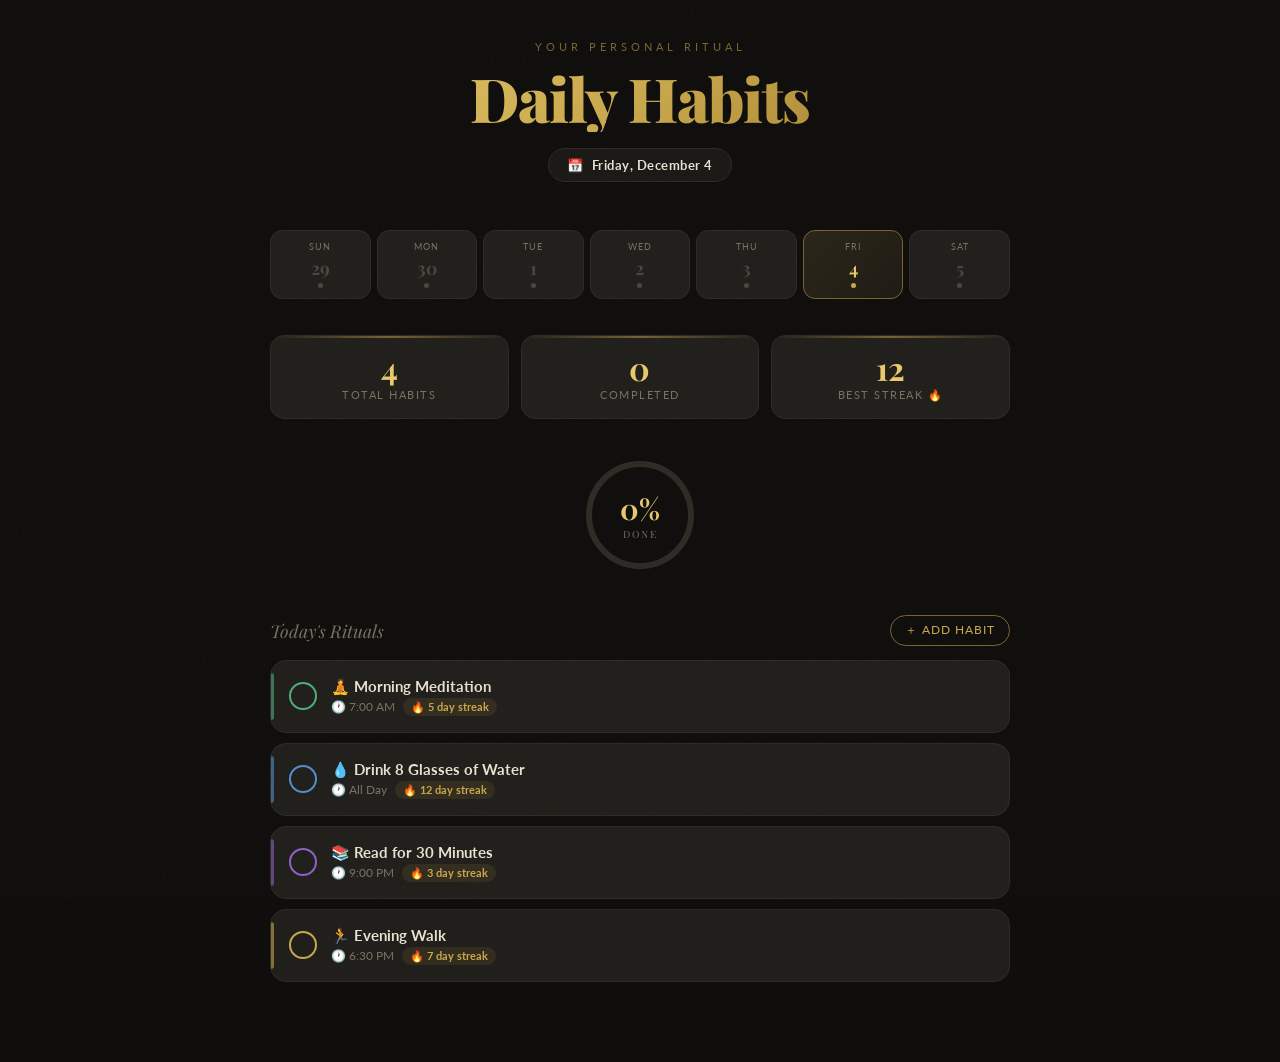
<file: index.html>
<!DOCTYPE html>
<html lang="en">
<head>
  <meta charset="UTF-8">
  <meta name="viewport" content="width=device-width, initial-scale=1.0">
  <title>Daily Habit Tracker</title>
  <link href="https://fonts.googleapis.com/css2?family=Playfair+Display:wght@400;700;900&family=Lato:wght@300;400;700&display=swap" rel="stylesheet">
  <link rel="stylesheet" href="style.css">
</head>
<body>

  <div class="container">

    <!-- Header -->
    <header>
      <div class="eyebrow">Your Personal Ritual</div>
      <h1>Daily Habits</h1>
      <div class="date-badge" id="dateBadge">📅 <span></span></div>
    </header>

    <!-- Week Strip -->
    <div class="week-strip" id="weekStrip"></div>

    <!-- Stats Bar -->
    <div class="stats-bar">
      <div class="stat">
        <div class="stat-value" id="statTotal">0</div>
        <div class="stat-label">Total Habits</div>
      </div>
      <div class="stat">
        <div class="stat-value" id="statDone">0</div>
        <div class="stat-label">Completed</div>
      </div>
      <div class="stat">
        <div class="stat-value" id="statStreak">0</div>
        <div class="stat-label">Best Streak 🔥</div>
      </div>
    </div>

    <!-- Progress Ring -->
    <div class="progress-section">
      <div class="ring-wrap">
        <svg class="ring-svg" viewBox="0 0 120 120">
          <defs>
            <linearGradient id="ringGrad" x1="0%" y1="0%" x2="100%" y2="0%">
              <stop offset="0%" stop-color="#e8c96b"/>
              <stop offset="100%" stop-color="#c9a84c"/>
            </linearGradient>
          </defs>
          <circle class="ring-bg" cx="60" cy="60" r="51"/>
          <circle class="ring-fill" id="ringFill" cx="60" cy="60" r="51"/>
        </svg>
        <div class="ring-text">
          <div class="ring-pct" id="ringPct">0%</div>
          <div class="ring-sub">done</div>
        </div>
      </div>
    </div>

    <!-- Habits Section -->
    <div class="section-header">
      <div class="section-title">Today's Rituals</div>
      <button class="add-btn" onclick="openModal()">＋ Add Habit</button>
    </div>

    <div class="habits-list" id="habitsList"></div>

  </div>

  <!-- Add Habit Modal -->
  <div class="modal-overlay" id="modalOverlay">
    <div class="modal">
      <h2>New Habit</h2>
      <div class="form-group">
        <label>Habit Name</label>
        <input type="text" id="habitNameInput" placeholder="e.g. Morning meditation…" maxlength="40">
      </div>
      <div class="form-group">
        <label>Time of Day</label>
        <input type="text" id="habitTimeInput" placeholder="e.g. 7:00 AM">
      </div>
      <div class="form-group">
        <label>Color</label>
        <div class="color-picker" id="colorPicker"></div>
      </div>
      <div class="modal-actions">
        <button class="btn btn-ghost" onclick="closeModal()">Cancel</button>
        <button class="btn btn-primary" onclick="addHabit()">Add Ritual</button>
      </div>
    </div>
  </div>

  <script src="script.js"></script>
</body>
</html>
</file>
<file: style.css>
/* ══════════════════════════════════════
   Daily Habit Tracker — style.css
   ══════════════════════════════════════ */

/* ── CSS Variables ── */
:root {
  --bg: #0f0e0c;
  --surface: #1a1916;
  --card: #211f1b;
  --border: #2e2b25;
  --gold: #c9a84c;
  --gold-light: #e8c96b;
  --gold-dim: #7a6330;
  --text: #e8e0d0;
  --text-muted: #7a7060;
  --text-dim: #4a4640;
  --green: #4caf7a;
  --red: #c95050;
  --blue: #5090c9;
  --purple: #9060c9;
  --orange: #c97840;
  --pink: #c95080;
}

/* ── Reset ── */
* {
  margin: 0;
  padding: 0;
  box-sizing: border-box;
}

/* ── Base ── */
body {
  background: var(--bg);
  color: var(--text);
  font-family: 'Lato', sans-serif;
  min-height: 100vh;
  overflow-x: hidden;
}

/* Grain texture overlay */
body::before {
  content: '';
  position: fixed;
  inset: 0;
  background-image: url("data:image/svg+xml,%3Csvg viewBox='0 0 256 256' xmlns='http://www.w3.org/2000/svg'%3E%3Cfilter id='noise'%3E%3CfeTurbulence type='fractalNoise' baseFrequency='0.9' numOctaves='4' stitchTiles='stitch'/%3E%3C/filter%3E%3Crect width='100%25' height='100%25' filter='url(%23noise)' opacity='0.04'/%3E%3C/svg%3E");
  pointer-events: none;
  z-index: 1000;
  opacity: 0.5;
}

.container {
  max-width: 780px;
  margin: 0 auto;
  padding: 40px 20px 80px;
}

/* ══════════════════════════════════════
   HEADER
   ══════════════════════════════════════ */
header {
  text-align: center;
  margin-bottom: 48px;
  animation: fadeDown 0.6s ease both;
}

.eyebrow {
  font-size: 11px;
  letter-spacing: 4px;
  text-transform: uppercase;
  color: var(--gold-dim);
  margin-bottom: 12px;
}

header h1 {
  font-family: 'Playfair Display', serif;
  font-size: clamp(2.4rem, 6vw, 3.8rem);
  font-weight: 900;
  background: linear-gradient(135deg, var(--gold-light), var(--gold), #a07828);
  -webkit-background-clip: text;
  -webkit-text-fill-color: transparent;
  background-clip: text;
  line-height: 1.1;
  letter-spacing: -0.02em;
}

.date-badge {
  display: inline-flex;
  align-items: center;
  gap: 8px;
  margin-top: 16px;
  padding: 8px 18px;
  background: var(--surface);
  border: 1px solid var(--border);
  border-radius: 100px;
  font-size: 13px;
  color: var(--text-muted);
  letter-spacing: 0.5px;
}

.date-badge span {
  color: var(--text);
  font-weight: 700;
}

/* ══════════════════════════════════════
   WEEK STRIP
   ══════════════════════════════════════ */
.week-strip {
  display: grid;
  grid-template-columns: repeat(7, 1fr);
  gap: 6px;
  margin-bottom: 36px;
  animation: fadeUp 0.6s 0.15s ease both;
}

.week-day {
  background: var(--card);
  border: 1px solid var(--border);
  border-radius: 12px;
  padding: 10px 4px;
  text-align: center;
}

.week-day.today {
  border-color: var(--gold-dim);
  background: linear-gradient(135deg, #2a2518, #1e1b14);
}

.wd-name {
  font-size: 9px;
  letter-spacing: 1px;
  text-transform: uppercase;
  color: var(--text-muted);
  margin-bottom: 4px;
}

.wd-num {
  font-family: 'Playfair Display', serif;
  font-size: 1.1rem;
  font-weight: 700;
  color: var(--text-dim);
}

.week-day.today .wd-num {
  color: var(--gold-light);
}

.wd-dot {
  width: 5px;
  height: 5px;
  border-radius: 50%;
  background: var(--text-dim);
  margin: 4px auto 0;
}

.week-day.today .wd-dot {
  background: var(--gold);
}

/* ══════════════════════════════════════
   STATS BAR
   ══════════════════════════════════════ */
.stats-bar {
  display: grid;
  grid-template-columns: repeat(3, 1fr);
  gap: 12px;
  margin-bottom: 36px;
  animation: fadeUp 0.6s 0.1s ease both;
}

.stat {
  background: var(--card);
  border: 1px solid var(--border);
  border-radius: 14px;
  padding: 16px;
  text-align: center;
  position: relative;
  overflow: hidden;
}

.stat::before {
  content: '';
  position: absolute;
  top: 0; left: 0; right: 0;
  height: 2px;
  background: linear-gradient(90deg, transparent, var(--gold), transparent);
  opacity: 0.5;
}

.stat-value {
  font-family: 'Playfair Display', serif;
  font-size: 2rem;
  font-weight: 700;
  color: var(--gold-light);
  line-height: 1;
}

.stat-label {
  font-size: 11px;
  letter-spacing: 1.5px;
  text-transform: uppercase;
  color: var(--text-muted);
  margin-top: 4px;
}

/* ══════════════════════════════════════
   PROGRESS RING
   ══════════════════════════════════════ */
.progress-section {
  display: flex;
  align-items: center;
  justify-content: center;
  margin-bottom: 40px;
  animation: fadeUp 0.6s 0.2s ease both;
}

.ring-wrap {
  position: relative;
  width: 120px;
  height: 120px;
}

.ring-svg {
  transform: rotate(-90deg);
  width: 120px;
  height: 120px;
}

.ring-bg {
  fill: none;
  stroke: var(--border);
  stroke-width: 6;
}

.ring-fill {
  fill: none;
  stroke: url(#ringGrad);
  stroke-width: 6;
  stroke-linecap: round;
  stroke-dasharray: 320;
  stroke-dashoffset: 320;
  transition: stroke-dashoffset 1s cubic-bezier(.4, 0, .2, 1);
}

.ring-text {
  position: absolute;
  inset: 0;
  display: flex;
  flex-direction: column;
  align-items: center;
  justify-content: center;
  font-family: 'Playfair Display', serif;
}

.ring-pct {
  font-size: 1.8rem;
  font-weight: 700;
  color: var(--gold-light);
}

.ring-sub {
  font-size: 10px;
  letter-spacing: 2px;
  text-transform: uppercase;
  color: var(--text-muted);
}

/* ══════════════════════════════════════
   SECTION HEADER
   ══════════════════════════════════════ */
.section-header {
  display: flex;
  align-items: center;
  justify-content: space-between;
  margin-bottom: 14px;
  margin-top: 32px;
}

.section-title {
  font-family: 'Playfair Display', serif;
  font-size: 1.1rem;
  color: var(--text-muted);
  font-weight: 400;
  font-style: italic;
}

.add-btn {
  display: flex;
  align-items: center;
  gap: 6px;
  background: none;
  border: 1px solid var(--gold-dim);
  color: var(--gold);
  border-radius: 100px;
  padding: 6px 14px;
  font-size: 12px;
  letter-spacing: 1px;
  text-transform: uppercase;
  cursor: pointer;
  transition: all 0.2s;
  font-family: 'Lato', sans-serif;
}

.add-btn:hover {
  background: var(--gold-dim);
  color: var(--bg);
  border-color: var(--gold-dim);
}

/* ══════════════════════════════════════
   HABIT CARDS
   ══════════════════════════════════════ */
.habits-list {
  display: flex;
  flex-direction: column;
  gap: 10px;
}

.habit-card {
  background: var(--card);
  border: 1px solid var(--border);
  border-radius: 16px;
  padding: 16px 18px;
  display: flex;
  align-items: center;
  gap: 14px;
  cursor: pointer;
  transition: all 0.25s;
  position: relative;
  overflow: hidden;
  animation: fadeUp 0.4s ease both;
}

/* Green shimmer overlay (shown when done) */
.habit-card::after {
  content: '';
  position: absolute;
  inset: 0;
  opacity: 0;
  transition: opacity 0.3s;
}

.habit-card:hover {
  border-color: #3a3730;
  transform: translateX(3px);
}

.habit-card.done {
  border-color: transparent;
  background: linear-gradient(135deg, #1a211b, #1a1e1a);
}

.habit-card.done::after {
  background: linear-gradient(90deg, rgba(76, 175, 122, 0.06), transparent);
  opacity: 1;
}

/* Color accent left bar */
.habit-card::before {
  content: '';
  position: absolute;
  left: 0;
  top: 12px;
  bottom: 12px;
  width: 3px;
  border-radius: 0 3px 3px 0;
  background: var(--accent-color, var(--gold));
  opacity: 0.6;
  transition: opacity 0.3s;
}

.habit-card.done::before {
  opacity: 1;
}

/* ── Checkbox ── */
.habit-check {
  width: 28px;
  height: 28px;
  border-radius: 50%;
  border: 2px solid var(--accent-color, var(--gold-dim));
  display: flex;
  align-items: center;
  justify-content: center;
  flex-shrink: 0;
  transition: all 0.3s cubic-bezier(.34, 1.56, .64, 1);
}

.habit-card.done .habit-check {
  background: var(--accent-color, var(--green));
  border-color: var(--accent-color, var(--green));
  transform: scale(1.1);
}

.checkmark {
  opacity: 0;
  transform: scale(0) rotate(-45deg);
  transition: all 0.3s cubic-bezier(.34, 1.56, .64, 1);
  font-size: 14px;
  color: #fff;
}

.habit-card.done .checkmark {
  opacity: 1;
  transform: scale(1) rotate(0deg);
}

/* ── Info ── */
.habit-info {
  flex: 1;
  min-width: 0;
}

.habit-name {
  font-size: 15px;
  font-weight: 700;
  color: var(--text);
  transition: color 0.3s;
  white-space: nowrap;
  overflow: hidden;
  text-overflow: ellipsis;
}

.habit-card.done .habit-name {
  color: var(--text-muted);
  text-decoration: line-through;
  text-decoration-color: var(--text-dim);
}

.habit-meta {
  font-size: 12px;
  color: var(--text-muted);
  margin-top: 2px;
  display: flex;
  align-items: center;
  gap: 8px;
}

.streak-badge {
  display: inline-flex;
  align-items: center;
  gap: 3px;
  padding: 2px 8px;
  border-radius: 100px;
  background: rgba(201, 168, 76, 0.1);
  color: var(--gold);
  font-size: 11px;
  font-weight: 700;
}

/* ── Delete Button ── */
.habit-right {
  display: flex;
  align-items: center;
  gap: 8px;
}

.del-btn {
  opacity: 0;
  background: none;
  border: none;
  color: var(--text-dim);
  cursor: pointer;
  font-size: 16px;
  padding: 4px;
  border-radius: 6px;
  transition: all 0.2s;
  line-height: 1;
}

.habit-card:hover .del-btn {
  opacity: 1;
}

.del-btn:hover {
  color: var(--red);
  background: rgba(201, 80, 80, 0.1);
}

/* ══════════════════════════════════════
   MODAL
   ══════════════════════════════════════ */
.modal-overlay {
  position: fixed;
  inset: 0;
  background: rgba(0, 0, 0, 0.7);
  backdrop-filter: blur(6px);
  z-index: 100;
  display: flex;
  align-items: center;
  justify-content: center;
  opacity: 0;
  pointer-events: none;
  transition: opacity 0.3s;
  padding: 20px;
}

.modal-overlay.open {
  opacity: 1;
  pointer-events: all;
}

.modal {
  background: var(--card);
  border: 1px solid var(--border);
  border-radius: 20px;
  padding: 32px;
  width: 100%;
  max-width: 400px;
  transform: translateY(20px) scale(0.97);
  transition: transform 0.3s cubic-bezier(.34, 1.56, .64, 1);
}

.modal-overlay.open .modal {
  transform: translateY(0) scale(1);
}

.modal h2 {
  font-family: 'Playfair Display', serif;
  font-size: 1.5rem;
  margin-bottom: 24px;
  color: var(--gold-light);
}

/* ── Form ── */
.form-group {
  margin-bottom: 18px;
}

.form-group label {
  display: block;
  font-size: 11px;
  letter-spacing: 2px;
  text-transform: uppercase;
  color: var(--text-muted);
  margin-bottom: 8px;
}

.form-group input {
  width: 100%;
  background: var(--surface);
  border: 1px solid var(--border);
  border-radius: 10px;
  padding: 12px 14px;
  color: var(--text);
  font-size: 14px;
  font-family: 'Lato', sans-serif;
  outline: none;
  transition: border-color 0.2s;
}

.form-group input:focus {
  border-color: var(--gold-dim);
}

/* ── Color Picker ── */
.color-picker {
  display: flex;
  gap: 8px;
  flex-wrap: wrap;
}

.color-dot {
  width: 28px;
  height: 28px;
  border-radius: 50%;
  cursor: pointer;
  border: 2px solid transparent;
  transition: all 0.2s;
}

.color-dot.selected {
  border-color: #fff;
  transform: scale(1.2);
}

/* ── Modal Buttons ── */
.modal-actions {
  display: flex;
  gap: 10px;
  margin-top: 24px;
}

.btn {
  flex: 1;
  padding: 12px;
  border-radius: 10px;
  border: none;
  font-size: 13px;
  font-family: 'Lato', sans-serif;
  font-weight: 700;
  letter-spacing: 1px;
  text-transform: uppercase;
  cursor: pointer;
  transition: all 0.2s;
}

.btn-primary {
  background: linear-gradient(135deg, var(--gold), #a07828);
  color: var(--bg);
}

.btn-primary:hover {
  filter: brightness(1.1);
}

.btn-ghost {
  background: var(--surface);
  color: var(--text-muted);
  border: 1px solid var(--border);
}

.btn-ghost:hover {
  color: var(--text);
}

/* ══════════════════════════════════════
   EMPTY STATE
   ══════════════════════════════════════ */
.empty {
  text-align: center;
  padding: 48px 24px;
  color: var(--text-dim);
  font-style: italic;
  font-family: 'Playfair Display', serif;
  font-size: 1.1rem;
}

/* ══════════════════════════════════════
   ANIMATIONS
   ══════════════════════════════════════ */
@keyframes fadeDown {
  from { opacity: 0; transform: translateY(-20px); }
  to   { opacity: 1; transform: translateY(0); }
}

@keyframes fadeUp {
  from { opacity: 0; transform: translateY(16px); }
  to   { opacity: 1; transform: translateY(0); }
}

@keyframes pop {
  0%   { transform: scale(1); }
  50%  { transform: scale(1.15); }
  100% { transform: scale(1); }
}

.pop {
  animation: pop 0.35s cubic-bezier(.34, 1.56, .64, 1);
}
</file>
